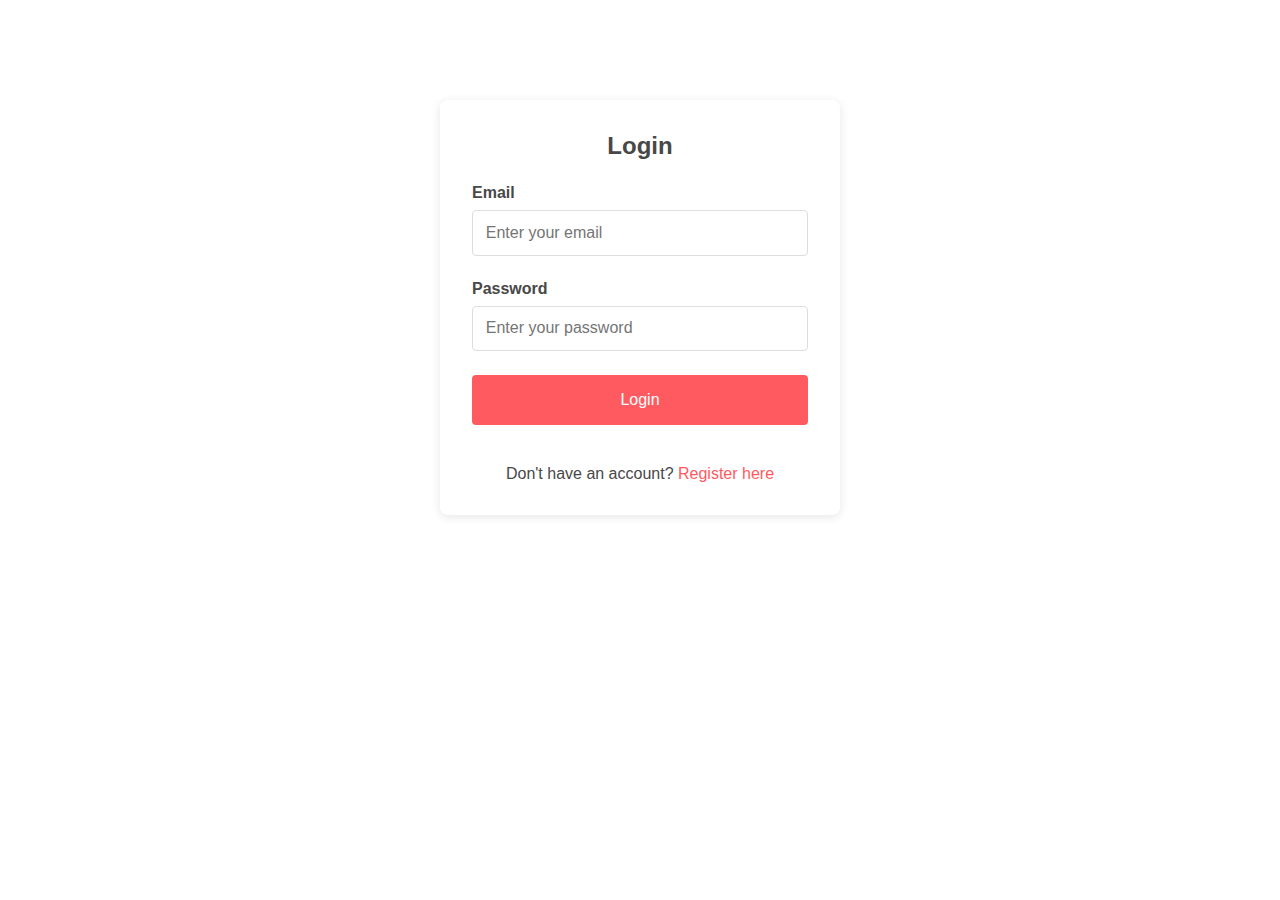
<file: frontend/Login.html>
<!DOCTYPE html>
<html lang="en">
<head>
    <meta charset="UTF-8">
    <meta name="viewport" content="width=device-width, initial-scale=1.0">
    <title>Login - University Startup Matchmaking Platform</title>
    <style>
        :root {
            --primary-red: #FF5A5F;
            --white: #FFFFFF;
            --light-gray: #F7F7F7;
            --dark-gray: #484848;
        }

        * {
            margin: 0;
            padding: 0;
            box-sizing: border-box;
            font-family: 'Arial', sans-serif;
        }

        .login-container {
            max-width: 400px;
            margin: 100px auto;
            padding: 2rem;
            background: var(--white);
            box-shadow: 0 2px 10px rgba(0,0,0,0.1);
            border-radius: 8px;
        }

        .login-form {
            display: flex;
            flex-direction: column;
            gap: 1.5rem;
        }

        .form-group {
            display: flex;
            flex-direction: column;
            gap: 0.5rem;
        }

        .form-group label {
            color: var(--dark-gray);
            font-weight: bold;
        }

        .form-group input {
            padding: 0.8rem;
            border: 1px solid #ddd;
            border-radius: 4px;
            font-size: 1rem;
        }

        .login-btn {
            background: var(--primary-red);
            color: var(--white);
            padding: 1rem;
            border: none;
            border-radius: 4px;
            font-size: 1rem;
            cursor: pointer;
            transition: background 0.3s ease;
        }

        .login-btn:hover {
            background: #e64146;
        }

        .register-link {
            text-align: center;
            margin-top: 1rem;
            color: var(--dark-gray);
        }

        .register-link a {
            color: var(--primary-red);
            text-decoration: none;
        }

        .register-link a:hover {
            text-decoration: underline;
        }
    </style>
</head>
<body>
    <div class="login-container">
        <form class="login-form">
            <h2 style="text-align: center; color: var(--dark-gray);">Login</h2>
            
            <div class="form-group">
                <label for="email">Email</label>
                <input type="email" id="email" name="email" required placeholder="Enter your email">
            </div>

            <div class="form-group">
                <label for="password">Password</label>
                <input type="password" id="password" name="password" required placeholder="Enter your password">
            </div>

            <button type="submit" class="login-btn">Login</button>

            <div class="register-link">
                Don't have an account? <a href="signup.html">Register here</a>
            </div>
        </form>
    </div>
</body>
</html>
</file>
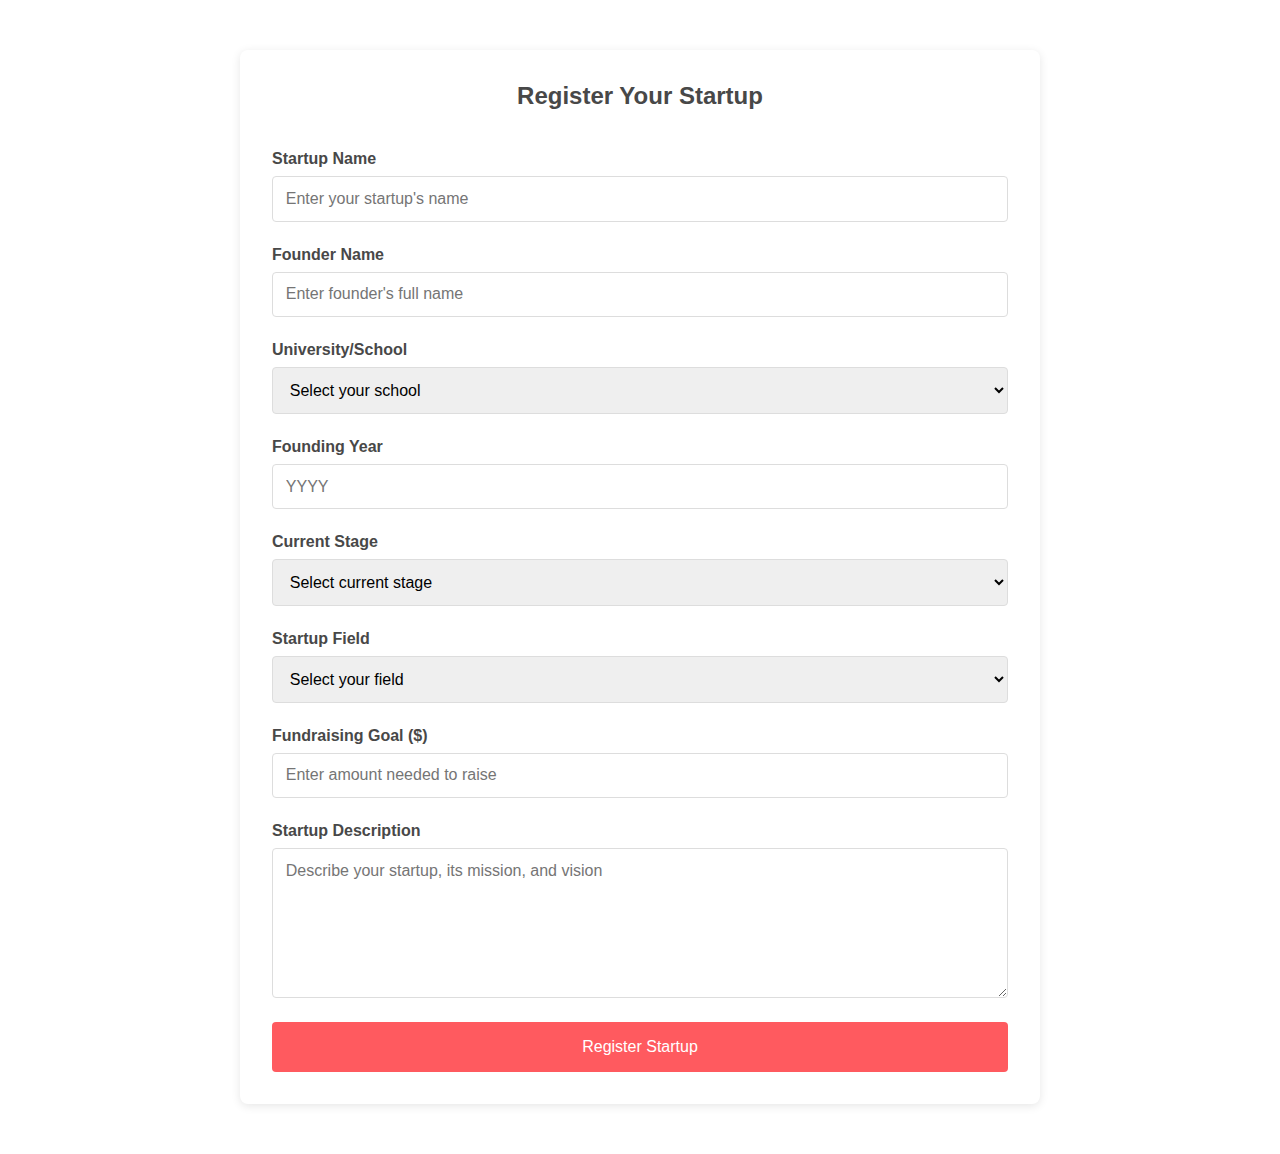
<file: frontend/register.html>
<!DOCTYPE html>
<html lang="en">
<head>
    <meta charset="UTF-8">
    <style>
        .success-banner {
            display: none;
            position: fixed;
            top: 50%;
            left: 50%;
            transform: translate(-50%, -50%);
            background: var(--white);
            padding: 2rem;
            border-radius: 8px;
            box-shadow: 0 2px 10px rgba(0,0,0,0.2);
            text-align: center;
            z-index: 1000;
        }

        .banner-buttons {
            display: flex;
            gap: 1rem;
            justify-content: center;
            margin-top: 1rem;
        }

        .banner-btn {
            padding: 0.8rem 1.5rem;
            border: none;
            border-radius: 4px;
            cursor: pointer;
            color: var(--white);
        }

        .view-profile-btn {
            background: var(--primary-red);
        }

        .home-btn {
            background: var(--dark-gray);
        }
    </style>

    <div class="success-banner" id="successBanner">
        <h2>You have successfully registered your startup!</h2>
        <div class="banner-buttons">
            <button class="banner-btn view-profile-btn" onclick="window.location.href='profile.html'">
                View Profile
            </button>
            <button class="banner-btn home-btn" onclick="window.location.href='index.html'">
                Return to Home
            </button>
        </div>
    </div>

    <script>
        document.addEventListener('DOMContentLoaded', function() {
            const form = document.querySelector('.register-form');
            
            form.addEventListener('submit', async function(e) {
                e.preventDefault();
                
                // Collect form data
                const formData = new FormData(form);
                
                try {
                    // Send data to server
                    const response = await fetch('/api/register-startup', {
                        method: 'POST',
                        body: formData
                    });

                    if (response.ok) {
                        // Show success banner
                        const banner = document.getElementById('successBanner');
                        banner.style.display = 'block';
                    } else {
                        alert('Registration failed. Please try again.');
                    }
                } catch (error) {
                    console.error('Error:', error);
                    alert('An error occurred during registration.');
                }
            });
        });
    </script>
    <meta name="viewport" content="width=device-width, initial-scale=1.0">
    <title>Register Startup - University Startup Matchmaking Platform</title>
    <style>
        :root {
            --primary-red: #FF5A5F;
            --white: #FFFFFF;
            --light-gray: #F7F7F7;
            --dark-gray: #484848;
        }

        * {
            margin: 0;
            padding: 0;
            box-sizing: border-box;
            font-family: 'Arial', sans-serif;
        }

        .register-container {
            max-width: 800px;
            margin: 50px auto;
            padding: 2rem;
            background: var(--white);
            box-shadow: 0 2px 10px rgba(0,0,0,0.1);
            border-radius: 8px;
        }

        .register-form {
            display: flex;
            flex-direction: column;
            gap: 1.5rem;
        }

        .form-group {
            display: flex;
            flex-direction: column;
            gap: 0.5rem;
        }

        .form-group label {
            color: var(--dark-gray);
            font-weight: bold;
        }

        .form-group input, 
        .form-group select, 
        .form-group textarea {
            padding: 0.8rem;
            border: 1px solid #ddd;
            border-radius: 4px;
            font-size: 1rem;
        }

        .form-group textarea {
            min-height: 150px;
            resize: vertical;
        }

        .register-btn {
            background: var(--primary-red);
            color: var(--white);
            padding: 1rem;
            border: none;
            border-radius: 4px;
            font-size: 1rem;
            cursor: pointer;
            transition: background 0.3s ease;
        }

        .register-btn:hover {
            background: #e64146;
        }

        .form-title {
            text-align: center;
            color: var(--dark-gray);
            margin-bottom: 1rem;
        }
    </style>
</head>
<body>
    <div class="register-container">
        <form class="register-form">
            <h2 class="form-title">Register Your Startup</h2>
            
            <div class="form-group">
                <label for="startupName">Startup Name</label>
                <input type="text" id="startupName" name="startupName" required placeholder="Enter your startup's name">
            </div>

            <div class="form-group">
                <label for="founderName">Founder Name</label>
                <input type="text" id="founderName" name="founderName" required placeholder="Enter founder's full name">
            </div>

            <div class="form-group">
                <label for="school">University/School</label>
                <select id="school" name="school" required>
                    <option value="">Select your school</option>
                    <option value="harvard">Harvard University</option>
                    <option value="stanford">Stanford University</option>
                    <option value="mit">MIT</option>
                    <option value="berkeley">UC Berkeley</option>
                    <option value="princeton">Princeton University</option>
                    <option value="chicago">University of Chicago</option>
                    <option value="columbia">Columbia University</option>
                </select>
            </div>

            <div class="form-group">
                <label for="foundingYear">Founding Year</label>
                <input type="number" id="foundingYear" name="foundingYear" required min="2000" max="2024" placeholder="YYYY">
            </div>

            <div class="form-group">
                <label for="stage">Current Stage</label>
                <select id="stage" name="stage" required>
                    <option value="">Select current stage</option>
                    <option value="pre-seed">Pre-seed</option>
                    <option value="seed">Seed</option>
                    <option value="series-a">Series A</option>
                    <option value="series-b">Series B</option>
                </select>
            </div>

            <div class="form-group">
                <label for="field">Startup Field</label>
                <select id="field" name="field" required>
                    <option value="">Select your field</option>
                    <option value="biotech">Biotech</option>
                    <option value="education">Education</option>
                    <option value="greentech">Green Tech</option>
                    <option value="fintech">Fintech</option>
                    <option value="ai-ml">AI/ML</option>
                    <option value="saas">SaaS</option>
                    <option value="healthcare">Healthcare</option>
                    <option value="other">Other</option>
                </select>
            </div>

            <div class="form-group">
                <label for="fundraising">Fundraising Goal ($)</label>
                <input type="number" id="fundraising" name="fundraising" required min="0" step="1000" placeholder="Enter amount needed to raise">
            </div>

            <div class="form-group">
                <label for="description">Startup Description</label>
                <textarea id="description" name="description" required placeholder="Describe your startup, its mission, and vision"></textarea>
            </div>

            <button type="submit" class="register-btn">Register Startup</button>
        </form>
    </div>
</body>
</html>
</file>
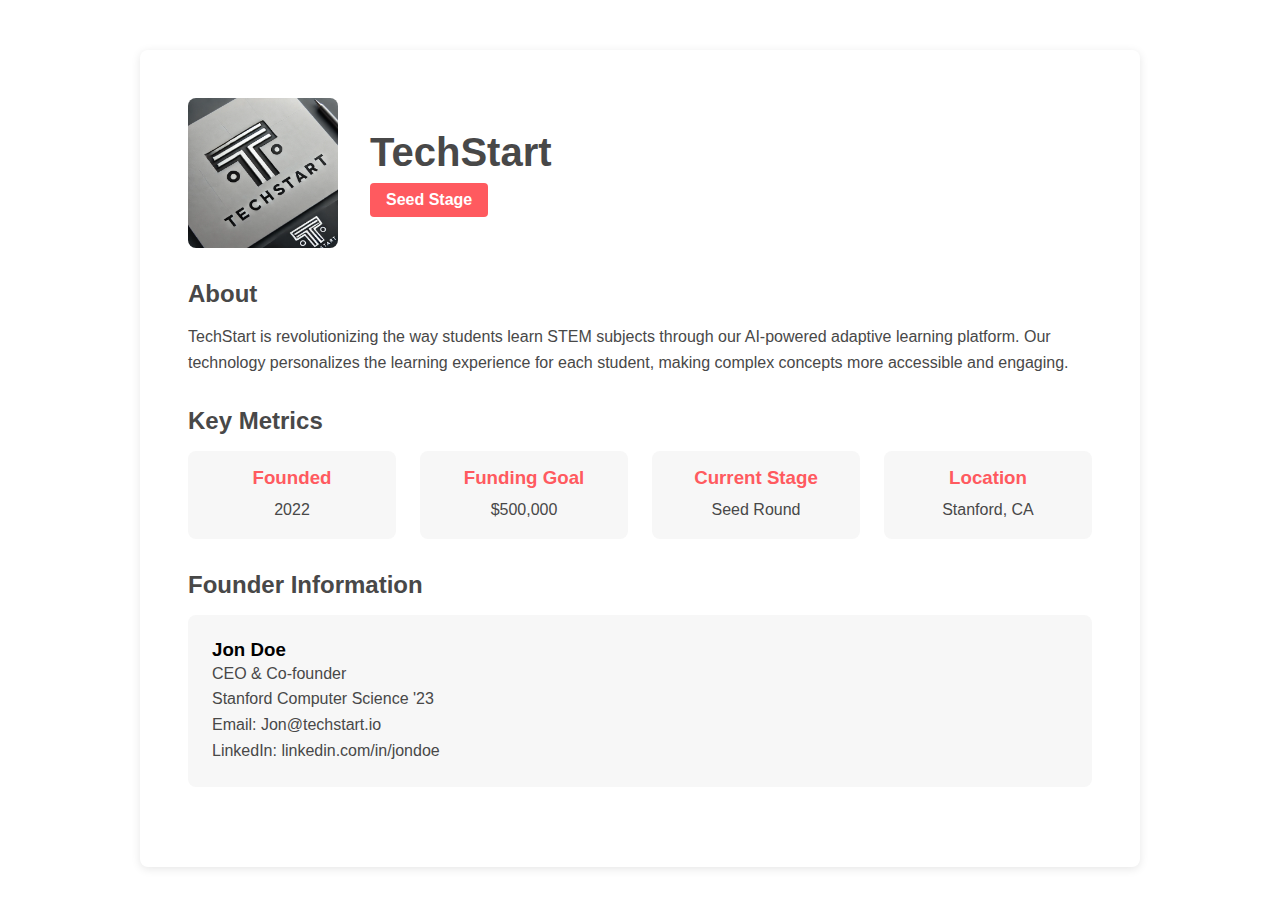
<file: frontend/Startupprofile.html>
<!DOCTYPE html>
<html lang="en">
<head>
    <meta charset="UTF-8">
    <meta name="viewport" content="width=device-width, initial-scale=1.0">
    <title>Startup Profile - University Startup Matchmaking Platform</title>
    <style>
        :root {
            --primary-red: #FF5A5F;
            --white: #FFFFFF;
            --light-gray: #F7F7F7;
            --dark-gray: #484848;
        }

        * {
            margin: 0;
            padding: 0;
            box-sizing: border-box;
            font-family: 'Arial', sans-serif;
        }

        .profile-container {
            max-width: 1000px;
            margin: 50px auto;
            padding: 3rem;
            background: var(--white);
            box-shadow: 0 2px 10px rgba(0,0,0,0.1);
            border-radius: 8px;
        }

        .profile-header {
            display: flex;
            align-items: center;
            gap: 2rem;
            margin-bottom: 2rem;
        }

        .logo-container {
            width: 150px;
            height: 150px;
            border-radius: 8px;
            overflow: hidden;
            background: var(--light-gray);
        }

        .logo-container img {
            width: 100%;
            height: 100%;
            object-fit: cover;
        }

        .header-info h1 {
            color: var(--dark-gray);
            font-size: 2.5rem;
            margin-bottom: 0.5rem;
        }

        .funding-tag {
            display: inline-block;
            background: var(--primary-red);
            color: var(--white);
            padding: 0.5rem 1rem;
            border-radius: 4px;
            font-weight: bold;
        }

        .profile-section {
            margin-bottom: 2rem;
        }

        .profile-section h2 {
            color: var(--dark-gray);
            margin-bottom: 1rem;
        }

        .profile-section p {
            color: var(--dark-gray);
            line-height: 1.6;
        }

        .founder-info {
            background: var(--light-gray);
            padding: 1.5rem;
            border-radius: 8px;
            margin-top: 1rem;
        }

        .metrics {
            display: grid;
            grid-template-columns: repeat(auto-fit, minmax(200px, 1fr));
            gap: 1.5rem;
            margin-top: 1rem;
        }

        .metric-item {
            background: var(--light-gray);
            padding: 1rem;
            border-radius: 8px;
            text-align: center;
        }

        .metric-item h3 {
            color: var(--primary-red);
            margin-bottom: 0.5rem;
        }
    </style>
</head>
<body>
    <div class="profile-container">
        <div class="profile-header">
            <div class="logo-container">
                <img src="https://via.placeholder.com/150" alt="TechStart Logo">
            </div>
            <div class="header-info">
                <h1>TechStart</h1>
                <span class="funding-tag">Seed Stage</span>
            </div>
        </div>

        <div class="profile-section">
            <h2>About</h2>
            <p>TechStart is revolutionizing the way students learn STEM subjects through our AI-powered adaptive learning platform. Our technology personalizes the learning experience for each student, making complex concepts more accessible and engaging.</p>
        </div>

        <div class="profile-section">
            <h2>Key Metrics</h2>
            <div class="metrics">
                <div class="metric-item">
                    <h3>Founded</h3>
                    <p>2022</p>
                </div>
                <div class="metric-item">
                    <h3>Funding Goal</h3>
                    <p>$500,000</p>
                </div>
                <div class="metric-item">
                    <h3>Current Stage</h3>
                    <p>Seed Round</p>
                </div>
                <div class="metric-item">
                    <h3>Location</h3>
                    <p>Stanford, CA</p>
                </div>
            </div>
        </div>

        <div class="profile-section">
            <h2>Founder Information</h2>
            <div class="founder-info">
                <h3>Jon Doe</h3>
                <p>CEO & Co-founder</p>
                <p>Stanford Computer Science '23</p>
                <p>Email: Jon@techstart.io</p>
                <p>LinkedIn: linkedin.com/in/jondoe</p>
            </div>
        </div>
    </div>
</body>
</html>
<script>
    // Update logo source to logo.png
    document.querySelector('.logo-container img').src = 'logo.png';
</script>
</file>
